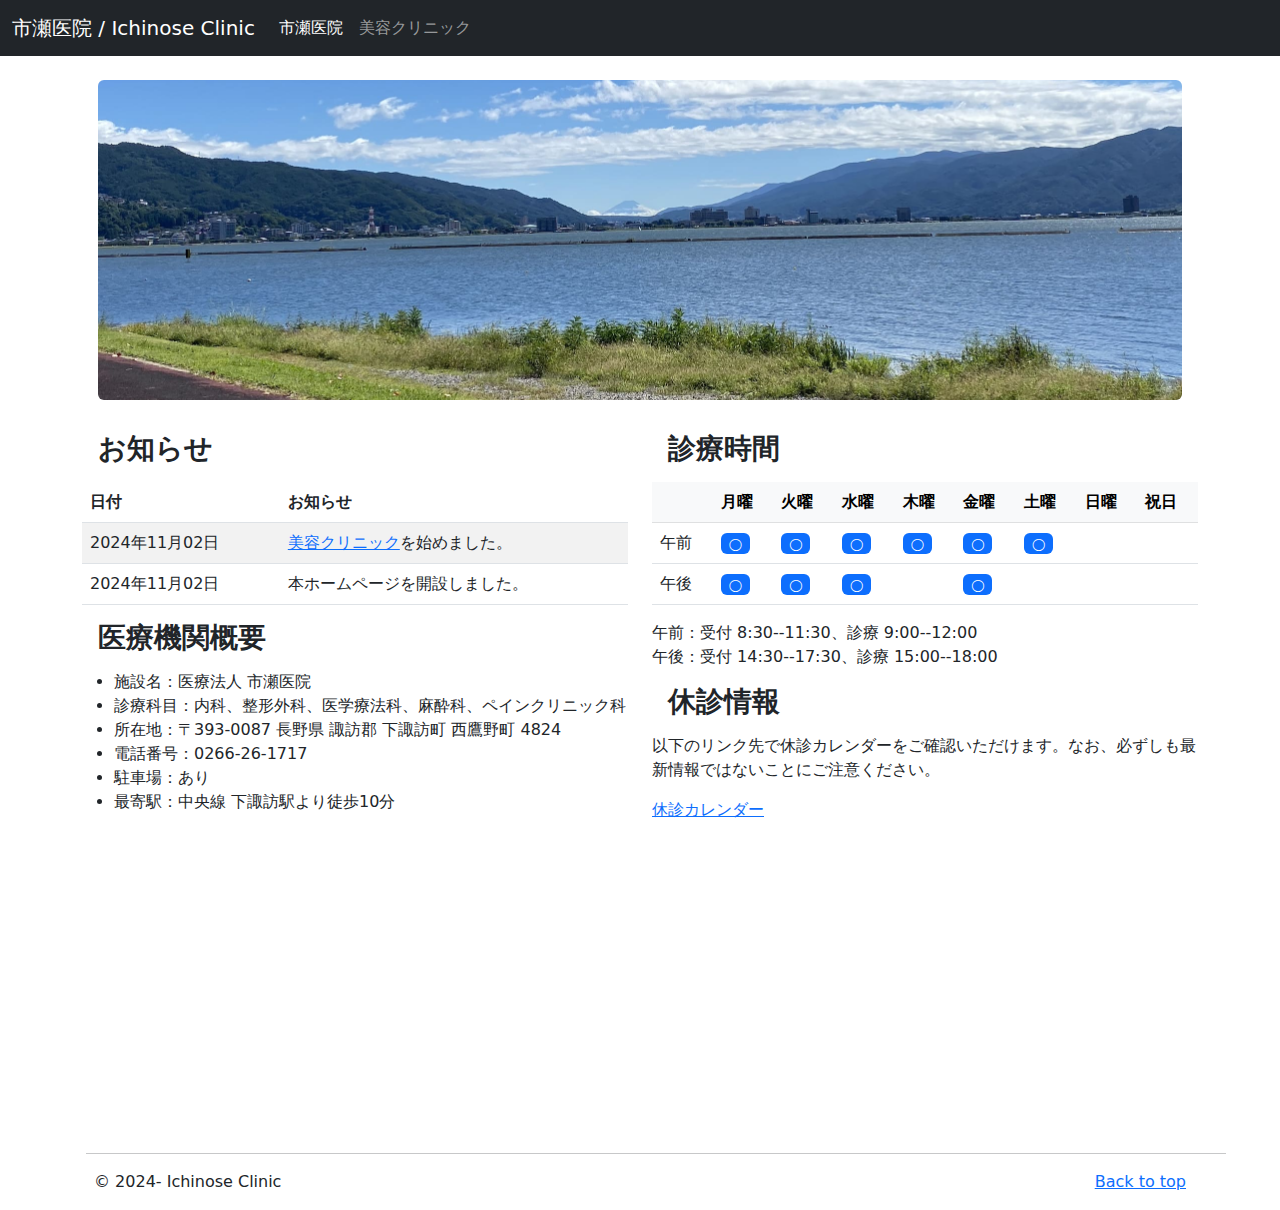
<file: index.html>
<!doctype html>
<html lang="ja">
<head>
<meta charset="utf-8">
<meta name="viewport" content="width=device-width, initial-scale=1">
<meta name="description" content="下諏訪町のペインクリニック兼美容クリニック">
<meta name="author" content="Ichinose Clinic">
<meta name="keywords" content="長野県,下諏訪,市瀬医院,ペイン,クリニック,リハビリ,肩こり,腰痛">
<meta name="google-site-verification" content="sZs864b7dPLaO5cwT5G-mVD2u2DG6F2MmaSSgDusMpg" />
<meta http-equiv="X-Content-Type-Options" content="nosniff">
<meta http-equiv="X-Frame-Options" content="DENY">
<title>下諏訪町の市瀬医院 / Ichinose Clinic</title>
<link href="./css/bootstrap.min.css" rel="stylesheet">
<link href="./css/base.css" rel="stylesheet">
</head>
<body>
<header>
  <nav class="navbar navbar-expand-md navbar-dark fixed-top bg-dark">
    <div class="container-fluid">
      <a class="navbar-brand" href="#">市瀬医院 / Ichinose Clinic</a>
      <button class="navbar-toggler" type="button" data-bs-toggle="collapse" data-bs-target="#navbarCollapse" aria-controls="navbarCollapse" aria-expanded="false" aria-label="Toggle navigation">
        <span class="navbar-toggler-icon"></span>
      </button>
      <div class="collapse navbar-collapse" id="navbarCollapse">
        <ul class="navbar-nav me-auto m-2 m-md-0">
          <li class="nav-item">
            <a class="nav-link active" aria-current="page" href="#">市瀬医院</a>
          </li>
          <li class="nav-item">
            <a class="nav-link" href="beauty.html">美容クリニック</a>
          </li>
        </ul>
      </div>
    </div>
  </nav>
</header>
<main>
  <div class="container marketing" style="margin-top:80px">
    <div class="hero-unit hero-unit-clinic mt-3 m-3"></div>
    <div class="row featurette">
      <div class="col-md-6">
        <h3 class="fw-bold m-3">お知らせ</h3>
        <table class="table table-striped">
          <thead>
            <tr>
              <th>日付</th>
              <th>お知らせ</th>
            </tr>
          </thead>
          <tbody>
            <tr><td>2024年11月02日</td><td><a href="beauty.html">美容クリニック</a>を始めました。</td></tr>
            <tr><td>2024年11月02日</td><td>本ホームページを開設しました。</td></tr>
          </tbody>
        </table>
        <h3 class="fw-bold m-3">医療機関概要</h3>
        <ul>
          <li>施設名：医療法人 市瀬医院</li>
          <li>診療科目：内科、整形外科、医学療法科、麻酔科、ペインクリニック科</li>
          <li>所在地：〒393-0087 長野県 諏訪郡 下諏訪町 西鷹野町 4824</li>
          <li>電話番号：0266-26-1717</li>
          <li>駐車場：あり</li>
          <li>最寄駅：中央線 下諏訪駅より徒歩10分</li>
        </ul>
        <div class="ratio ratio-16x9">
          <iframe src="https://www.google.com/maps/embed?pb=!1m14!1m8!1m3!1d1612.4919024431642!2d138.0801661!3d36.0694991!3m2!1i1024!2i768!4f13.1!3m3!1m2!1s0x601c55581afddaed%3A0xa80a82a7ab7f9cf0!2z44CSMzkzLTAwODcg6ZW36YeO55yM6KuP6Kiq6YOh5LiL6KuP6Kiq55S66KW_6be56YeO55S677yU77yY77yS77yU!5e0!3m2!1sja!2sjp!4v1728702357252!5m2!1sja!2sjp" allowfullscreen="" loading="lazy" referrerpolicy="no-referrer-when-downgrade"></iframe>
        </div>
      </div>
      <div class="col-md-6">
        <h3 class="fw-bold m-3">診療時間</h3>
        <table class="table">
          <thead class="table-light">
            <tr>
              <th></th>
              <th>月曜</th>
              <th>火曜</th>
              <th>水曜</th>
              <th>木曜</th>
              <th>金曜</th>
              <th>土曜</th>
              <th>日曜</th>
              <th>祝日</th>
            </tr>
          </thead>
          <tbody>
            <tr>
              <td>午前</td>
              <td><span class="badge text-bg-primary">◯</span></td>
              <td><span class="badge text-bg-primary">◯</span></td>
              <td><span class="badge text-bg-primary">◯</span></td>
              <td><span class="badge text-bg-primary">◯</span></td>
              <td><span class="badge text-bg-primary">◯</span></td>
              <td><span class="badge text-bg-primary">◯</span></td>
              <td></td>
              <td></td>
            </tr>
            <tr>
              <td>午後</td>
              <td><span class="badge text-bg-primary">◯</span></td>
              <td><span class="badge text-bg-primary">◯</span></td>
              <td><span class="badge text-bg-primary">◯</span></td>
              <td></td>
              <td><span class="badge text-bg-primary">◯</span></td>
              <td></td>
              <td></td>
              <td></td>
            </tr>
          </tbody>
        </table>
        <p>午前：受付 8:30--11:30、診療 9:00--12:00<br/>
        午後：受付 14:30--17:30、診療 15:00--18:00</p>
        <h3 class="fw-bold m-3">休診情報</h3>
        <p>以下のリンク先で休診カレンダーをご確認いただけます。なお、必ずしも最新情報ではないことにご注意ください。</p>
        <p><a href="https://calendar.google.com/calendar/embed?src=f93099f2ee1e390fc0a1b7e3d93be664e70b25a863427e9efb62b06404a5348f%40group.calendar.google.com&ctz=Asia%2FTokyo" target="_blank">休診カレンダー</a></p>
      </div>
    <hr class="m-3">
  </div><!-- /.container -->
  <footer class="container">
    <p class="float-end"><a href="#">Back to top</a></p>
    <p>&copy; 2024- Ichinose Clinic</p>
  </footer>
</main>
<script src="./js/bootstrap.bundle.min.js"></script>
</body>
</html>
</file>
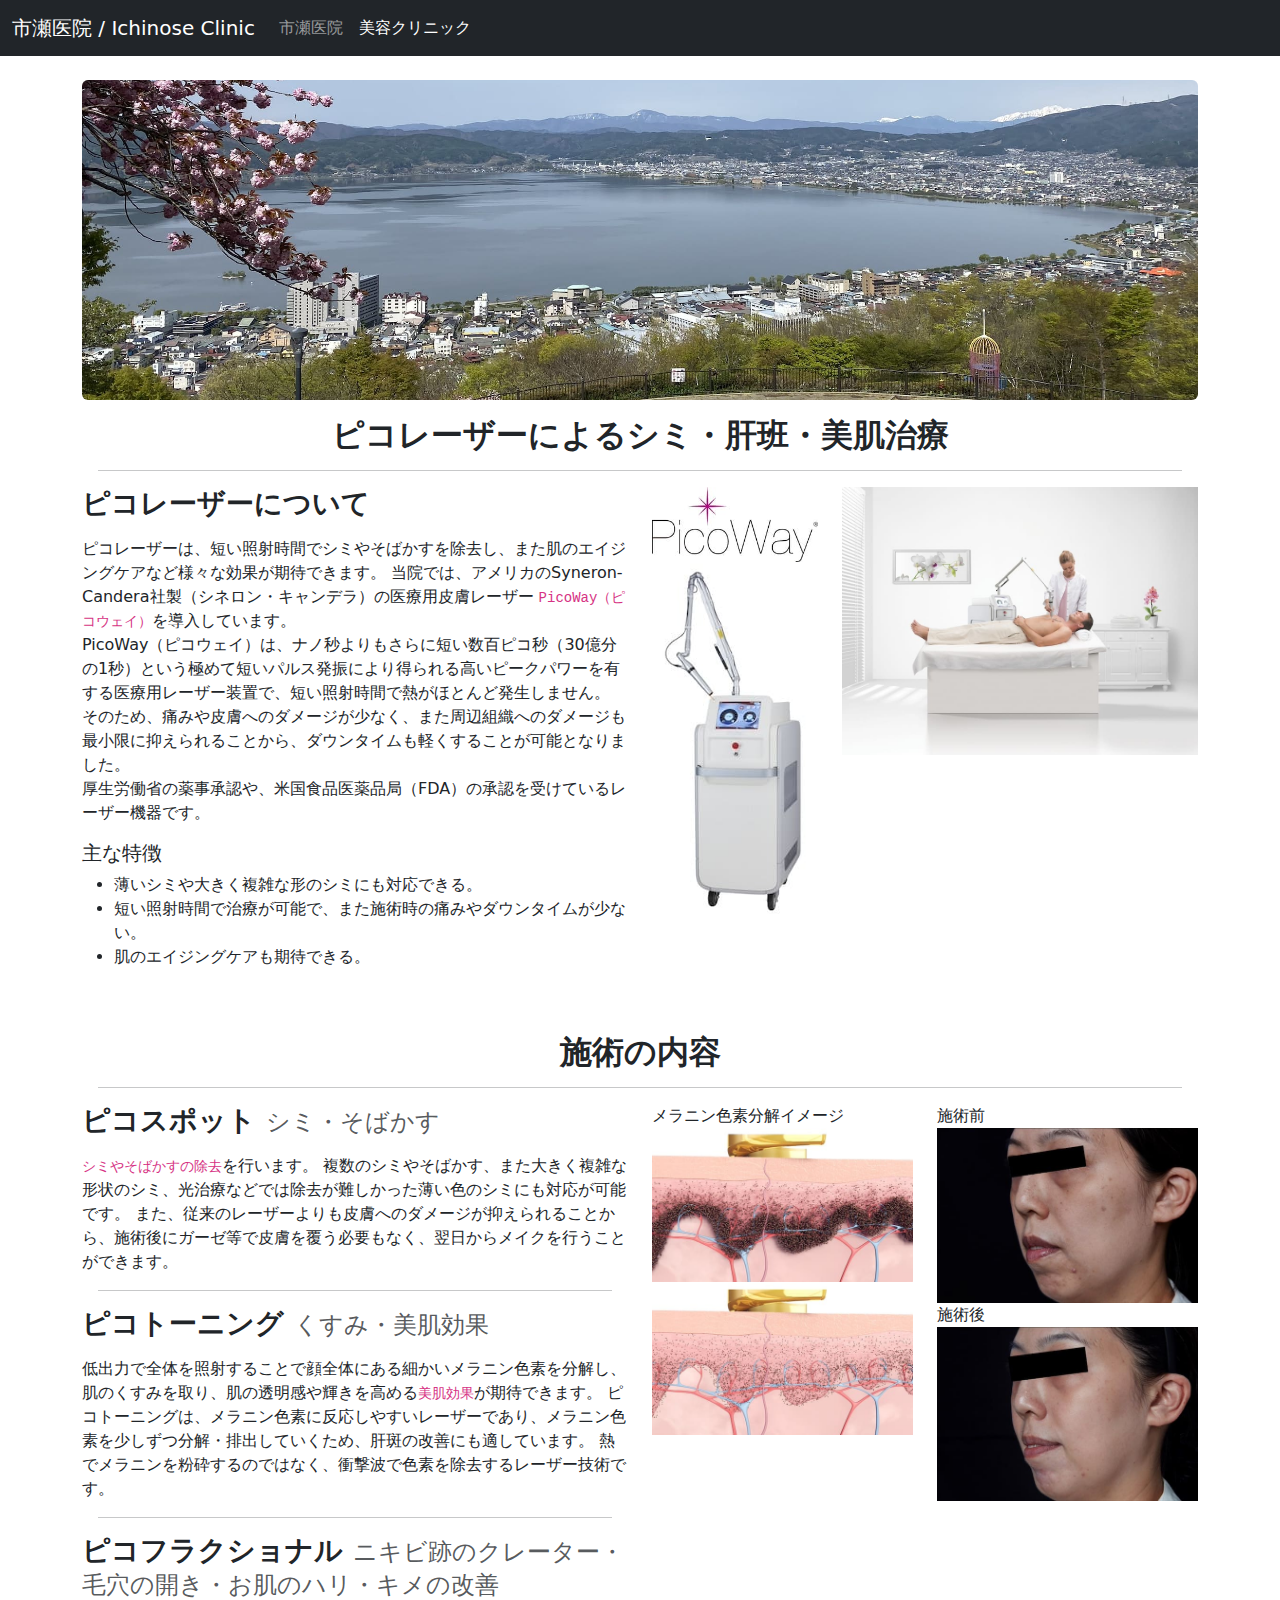
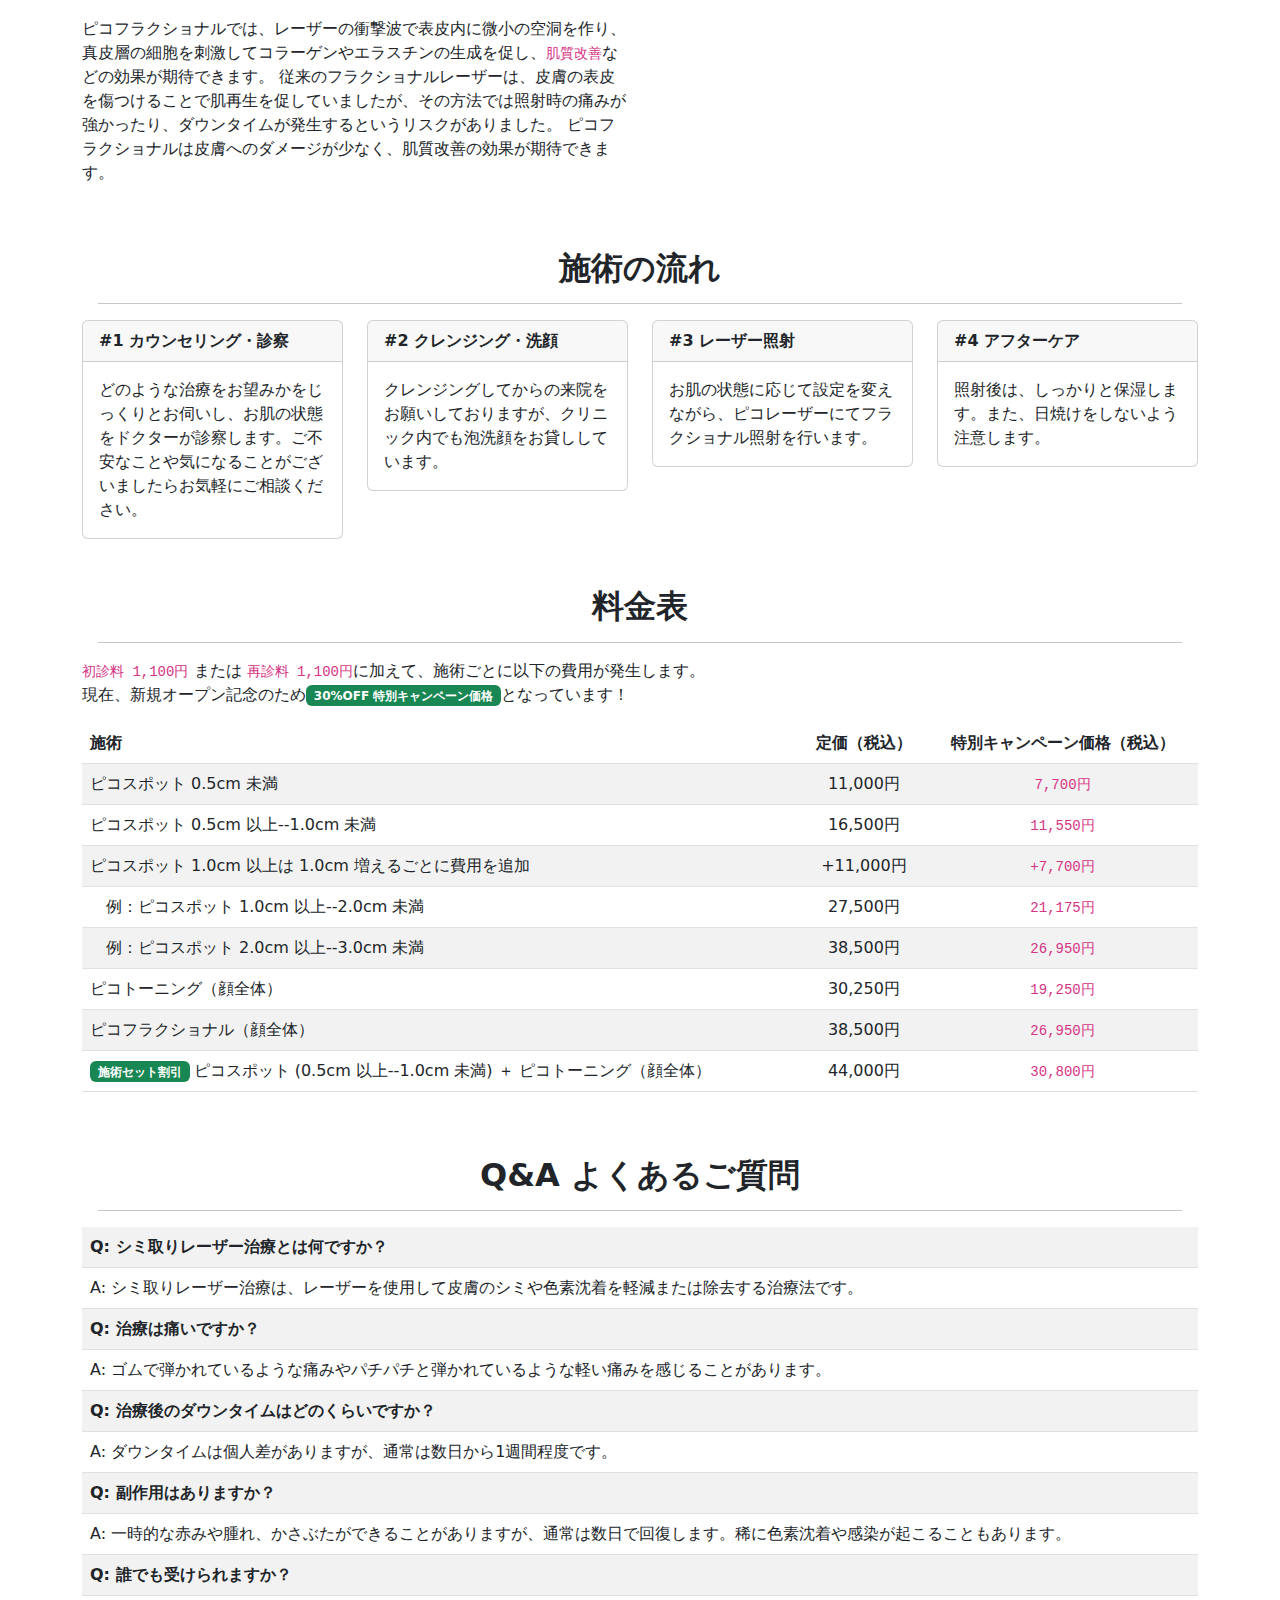
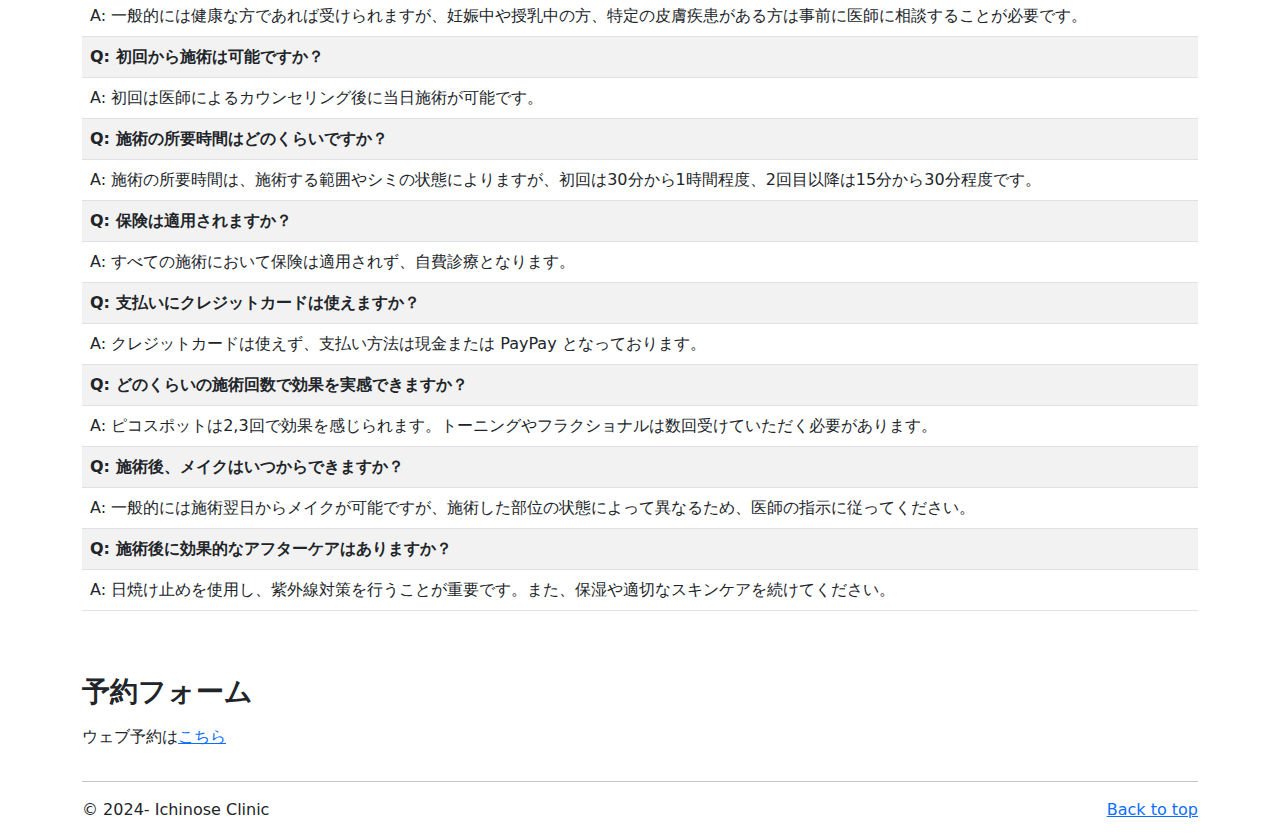
<file: beauty.html>
<!doctype html>
<html lang="ja">
<head>
<meta charset="utf-8">
<meta name="viewport" content="width=device-width, initial-scale=1">
<meta name="description" content="下諏訪町のペインクリニック兼美容クリニック">
<meta name="author" content="Ichinose Clinic">
<meta name="keywords" content="長野県,下諏訪,市瀬医院,美容,美肌,レーザー,ピコウェイ,PicoWay,シミ,そばかす,くすみ,毛穴">
<meta name="google-site-verification" content="sZs864b7dPLaO5cwT5G-mVD2u2DG6F2MmaSSgDusMpg" />
<meta http-equiv="X-Content-Type-Options" content="nosniff">
<meta http-equiv="X-Frame-Options" content="DENY">
<title>下諏訪町の市瀬医院 / Ichinose Clinic</title>
<link href="./css/bootstrap.min.css" rel="stylesheet">
<link href="./css/base.css" rel="stylesheet">
</head>
<body>
<header>
  <nav class="navbar navbar-expand-md navbar-dark fixed-top bg-dark">
    <div class="container-fluid">
      <a class="navbar-brand" href="index.html">市瀬医院 / Ichinose Clinic</a>
      <button class="navbar-toggler" type="button" data-bs-toggle="collapse" data-bs-target="#navbarCollapse" aria-controls="navbarCollapse" aria-expanded="false" aria-label="Toggle navigation">
        <span class="navbar-toggler-icon"></span>
      </button>
      <div class="collapse navbar-collapse" id="navbarCollapse">
        <ul class="navbar-nav me-auto mb-2 mb-md-0">
          <li class="nav-item">
            <a class="nav-link" aria-current="page" href="index.html">市瀬医院</a>
          </li>
          <li class="nav-item">
            <a class="nav-link active" aria-current="page" href="#">美容クリニック</a>
          </li>
        </ul>
      </div>
    </div>
  </nav>
</header>
<main>
  <div class="container marketing" style="margin-top:80px">
    <div class="hero-unit hero-unit-beauty mt-3 mb-3"></div>
    <div class="row featurette" id="pico">
      <div class="col-md-12 text-center fw-bold">
        <h2 class="fw-bold">ピコレーザーによるシミ・肝班・美肌治療</h2>
        <hr class="m-3" />
      </div>
      <div class="col-md-6">
        <h3 class="fw-bold mb-3">ピコレーザーについて</h3>
        <p>ピコレーザーは、短い照射時間でシミやそばかすを除去し、また肌のエイジングケアなど様々な効果が期待できます。
          当院では、アメリカのSyneron-Candera社製（シネロン・キャンデラ）の医療用皮膚レーザー <code>PicoWay（ピコウェイ）</code>を導入しています。<br />
          PicoWay（ピコウェイ）は、ナノ秒よりもさらに短い数百ピコ秒（30億分の1秒）という極めて短いパルス発振により得られる高いピークパワーを有する医療用レーザー装置で、短い照射時間で熱がほとんど発生しません。
          そのため、痛みや皮膚へのダメージが少なく、また周辺組織へのダメージも最小限に抑えられることから、ダウンタイムも軽くすることが可能となりました。<br />
          厚生労働省の薬事承認や、米国食品医薬品局（FDA）の承認を受けているレーザー機器です。<br />
        </p>
        <h5>主な特徴</h5>
        <ul>
          <li>薄いシミや大きく複雑な形のシミにも対応できる。</li>
          <li>短い照射時間で治療が可能で、また施術時の痛みやダウンタイムが少ない。</li>
          <li>肌のエイジングケアも期待できる。</li>
        </ul>
        </p>
      </div>
      <div class="col-md-2">
        <img src="img/picoway_logo.jpg" alt="PicoWay" class="img-fluid"/>
        <img src="img/picoway_machine.jpg" alt="PicoWay Machine" class="img-fluid"/>
      </div>
      <div class="col-md-4">
        <img src="img/picoway_image.jpg" alt="PicoWay treatment" class="img-fluid"/>
      </div>
    </div>

    <div class="row featurette mt-5" id="menu">
      <div class="col-md-12 text-center fw-bold">
        <h2 class="fw-bold">施術の内容</h2>
        <hr class="m-3" />
      </div>
      <div class="col-md-6">
        <h3 class="fw-bold mb-3">ピコスポット&nbsp;<span class="fs-4 fw-normal text-body-secondary">シミ・そばかす</span></h3>
        <p>
          <code>シミやそばかすの除去</code>を行います。
          複数のシミやそばかす、また大きく複雑な形状のシミ、光治療などでは除去が難しかった薄い色のシミにも対応が可能です。
          また、従来のレーザーよりも皮膚へのダメージが抑えられることから、施術後にガーゼ等で皮膚を覆う必要もなく、翌日からメイクを行うことができます。
        </p>
        <hr class="m-3" />
        <h3 class="fw-bold mb-3">ピコトーニング&nbsp;<span class="fs-4 fw-normal text-body-secondary">くすみ・美肌効果</span></h3>
        <p>
          低出力で全体を照射することで顔全体にある細かいメラニン色素を分解し、肌のくすみを取り、肌の透明感や輝きを高める<code>美肌効果</code>が期待できます。 
          ピコトーニングは、メラニン色素に反応しやすいレーザーであり、メラニン色素を少しずつ分解・排出していくため、肝斑の改善にも適しています。
          熱でメラニンを粉砕するのではなく、衝撃波で色素を除去するレーザー技術です。
        </p>
        <hr class="m-3" />
        <h3 class="fw-bold mb-3">ピコフラクショナル&nbsp;<span class="fs-4 fw-normal text-body-secondary">ニキビ跡のクレーター・毛穴の開き・お肌のハリ・キメの改善</span></h3>
        <p>
          ピコフラクショナルでは、レーザーの衝撃波で表皮内に微小の空洞を作り、真皮層の細胞を刺激してコラーゲンやエラスチンの生成を促し、<code>肌質改善</code>などの効果が期待できます。
          従来のフラクショナルレーザーは、皮膚の表皮を傷つけることで肌再生を促していましたが、その方法では照射時の痛みが強かったり、ダウンタイムが発生するというリスクがありました。
          ピコフラクショナルは皮膚へのダメージが少なく、肌質改善の効果が期待できます。
        </p>
      </div>
      <div class="col-md-3">
        メラニン色素分解イメージ
        <img src="img/skin_before.jpg" alt="Skin Stains before PicoWay" class="img-fluid"/>
        <img src="img/skin_after.jpg" alt="Skin Stains after PicoWay" class="img-fluid"/>
      </div>
      <div class="col-md-3">
        施術前
        <img src="img/treat_before7.jpg" alt="Skin Treatment before PicoWay" class="img-fluid"/>
        施術後
        <img src="img/treat_after7.jpg" alt="Skin Treatment after PicoWay" class="img-fluid"/>
      </div>
    </div>

    <div class="row featurette mt-5" id="flow">
      <div class="col-md-12 text-center fw-bold">
        <h2 class="fw-bold">施術の流れ</h2>
        <hr class="m-3" />
      </div>
      <div class="col-md-3">
        <div class="card">
          <div class="card-header fw-bold">#1 カウンセリング・診察</div>
          <div class="card-body">
            <p class="card-text">どのような治療をお望みかをじっくりとお伺いし、お肌の状態をドクターが診察します。ご不安なことや気になることがございましたらお気軽にご相談ください。</p>
          </div>
        </div>
      </div>
      <div class="col-md-3">
        <div class="card">
          <div class="card-header fw-bold">#2 クレンジング・洗顔</div>
          <div class="card-body">
            <p class="card-text">クレンジングしてからの来院をお願いしておりますが、クリニック内でも泡洗顔をお貸ししています。</p>
          </div>
        </div>
      </div>
       <div class="col-md-3">
        <div class="card">
          <div class="card-header fw-bold">#3 レーザー照射</div>
          <div class="card-body">
            <p class="card-text">お肌の状態に応じて設定を変えながら、ピコレーザーにてフラクショナル照射を行います。</p>
          </div>
        </div>
      </div>
       <div class="col-md-3">
        <div class="card">
          <div class="card-header fw-bold">#4 アフターケア</div>
          <div class="card-body">
            <p class="card-text">照射後は、しっかりと保湿します。また、日焼けをしないよう注意します。</p>
          </div>
        </div>
      </div>
    </div>

    <div class="row featurette mt-5" id="price">
      <div class="col-md-12 text-center fw-bold">
        <h2 class="fw-bold">料金表</h2>
        <hr class="m-3" />
      </div>
      <div class="col-md-12">
        <p>
          <code>初診料 1,100円</code> または <code>再診料 1,100円</code>に加えて、施術ごとに以下の費用が発生します。<br/>
          現在、新規オープン記念のため<span class="badge text-bg-success">30%OFF 特別キャンペーン価格</span>となっています！
        </p>
        <table class="table table-striped" id="price_table">
          <thead>
            <tr>
              <th>施術</th>
              <th>定価（税込）</th>
              <th>特別キャンペーン価格（税込）</th>
            </tr>
          </thead>
          <tbody>
            <tr><td>ピコスポット 0.5cm 未満</td><td>11,000円</td><td><code>7,700円</code></td></tr>
            <tr><td>ピコスポット 0.5cm 以上--1.0cm 未満</td><td>16,500円</td><td><code>11,550円</code></td></tr>
            <tr><td>ピコスポット 1.0cm 以上は 1.0cm 増えるごとに費用を追加</td><td>+11,000円</td><td><code>+7,700円</code></td></tr>
            <tr><td>　例：ピコスポット 1.0cm 以上--2.0cm 未満</td><td>27,500円</td><td><code>21,175円</code></td></tr>
            <tr><td>　例：ピコスポット 2.0cm 以上--3.0cm 未満</td><td>38,500円</td><td><code>26,950円</code></td></tr>
            <tr><td>ピコトーニング（顔全体）</td><td>30,250円</td><td><code>19,250円</code></td></tr>
            <tr><td>ピコフラクショナル（顔全体）</td><td>38,500円</td><td><code>26,950円</code></td></tr>
            <tr><td><span class="badge text-bg-success me-1">施術セット割引</span>ピコスポット (0.5cm 以上--1.0cm 未満) ＋ ピコトーニング（顔全体）</td><td>44,000円</td><td><code>30,800円</code></td></tr>
          </tbody>
        </table>
      </div>
    </div>

    <div class="row featurette mt-5" id="qa">
      <div class="col-md-12 text-center fw-bold">
        <h2 class="fw-bold">Q&A よくあるご質問</h2>
        <hr class="m-3" />
      </div>
      <div class="col-md-12">
        <table class="table table-striped">
          <tr><th>Q: シミ取りレーザー治療とは何ですか？</th></td></tr>
          <tr><td>A: シミ取りレーザー治療は、レーザーを使用して皮膚のシミや色素沈着を軽減または除去する治療法です。</td></td></tr>
          <tr><th>Q: 治療は痛いですか？</th></tr>
          <tr><td>A: ゴムで弾かれているような痛みやパチパチと弾かれているような軽い痛みを感じることがあります。</td></td></tr>
          <tr><th>Q: 治療後のダウンタイムはどのくらいですか？</th></tr>
          <tr><td>A: ダウンタイムは個人差がありますが、通常は数日から1週間程度です。</td></td></tr>
          <tr><th>Q: 副作用はありますか？</th></tr>
          <tr><td>A: 一時的な赤みや腫れ、かさぶたができることがありますが、通常は数日で回復します。稀に色素沈着や感染が起こることもあります。</td></td></tr>
          <tr><th>Q: 誰でも受けられますか？</th></tr>
          <tr><td>A: 一般的には健康な方であれば受けられますが、妊娠中や授乳中の方、特定の皮膚疾患がある方は事前に医師に相談することが必要です。</td></td></tr>
          <tr><th>Q: 初回から施術は可能ですか？</th></tr>
          <tr><td>A: 初回は医師によるカウンセリング後に当日施術が可能です。</td></tr>
          <tr><th>Q: 施術の所要時間はどのくらいですか？</th></tr>
          <tr><td>A: 施術の所要時間は、施術する範囲やシミの状態によりますが、初回は30分から1時間程度、2回目以降は15分から30分程度です。</td></tr>
          <tr><th>Q: 保険は適用されますか？</th></tr>
          <tr><td>A: すべての施術において保険は適用されず、自費診療となります。</td></tr>
          <tr><th>Q: 支払いにクレジットカードは使えますか？</th></tr>
          <tr><td>A: クレジットカードは使えず、支払い方法は現金または PayPay となっております。</td></tr>
          <tr><th>Q: どのくらいの施術回数で効果を実感できますか？</th></tr>
          <tr><td>A: ピコスポットは2,3回で効果を感じられます。トーニングやフラクショナルは数回受けていただく必要があります。</td></tr>
          <tr><th>Q: 施術後、メイクはいつからできますか？</th></tr>
          <tr><td>A: 一般的には施術翌日からメイクが可能ですが、施術した部位の状態によって異なるため、医師の指示に従ってください。</td></td></tr>
          <tr><th>Q: 施術後に効果的なアフターケアはありますか？</th></tr>
          <tr><td>A: 日焼け止めを使用し、紫外線対策を行うことが重要です。また、保湿や適切なスキンケアを続けてください。</td></tr>
        </table>
      </div>
    </div>
    <div class="row featurette mt-5">
      <div class="col-md-6">
        <h3 class="fw-bold mb-3">予約フォーム</h3>
        <p>ウェブ予約は<a href="//reserva.be/ibeauty" target="_blank" referrerpolicy="no-referrer">こちら</a></p>
      </div>
    </div>
    <hr class="featurette-divider">
  </div><!-- /.container -->
  <footer class="container">
    <p class="float-end"><a href="#">Back to top</a></p>
    <p>&copy; 2024- Ichinose Clinic</p>
  </footer>
</main>
<script src="./js/bootstrap.bundle.min.js"></script>
</body>
</html>
</file>
<file: css/base.css>
@charset "UTF-8";
.hero-unit {
  padding: 20px;
  height:320px;
  background-size: 100%;
  background-repeat: no-repeat;
  background-position: center;
  -webkit-border-radius: 6px;
  -moz-border-radius: 6px;
  border-radius: 6px;
}
.hero-unit-clinic {
  background-image: url(../img/head1.jpg);
}
.hero-unit-beauty {
  background-image: url(../img/head2.jpg);
}
@media screen and (max-width: 1000px) {
  .hero-unit-clinic, .hero-unit-beauty {
    height:180px;
  }
}
#price_table th:nth-child(2), #price_table th:nth-child(3), #price_table td:nth-child(2), #price_table td:nth-child(3){
  text-align: center;
}
</file>
